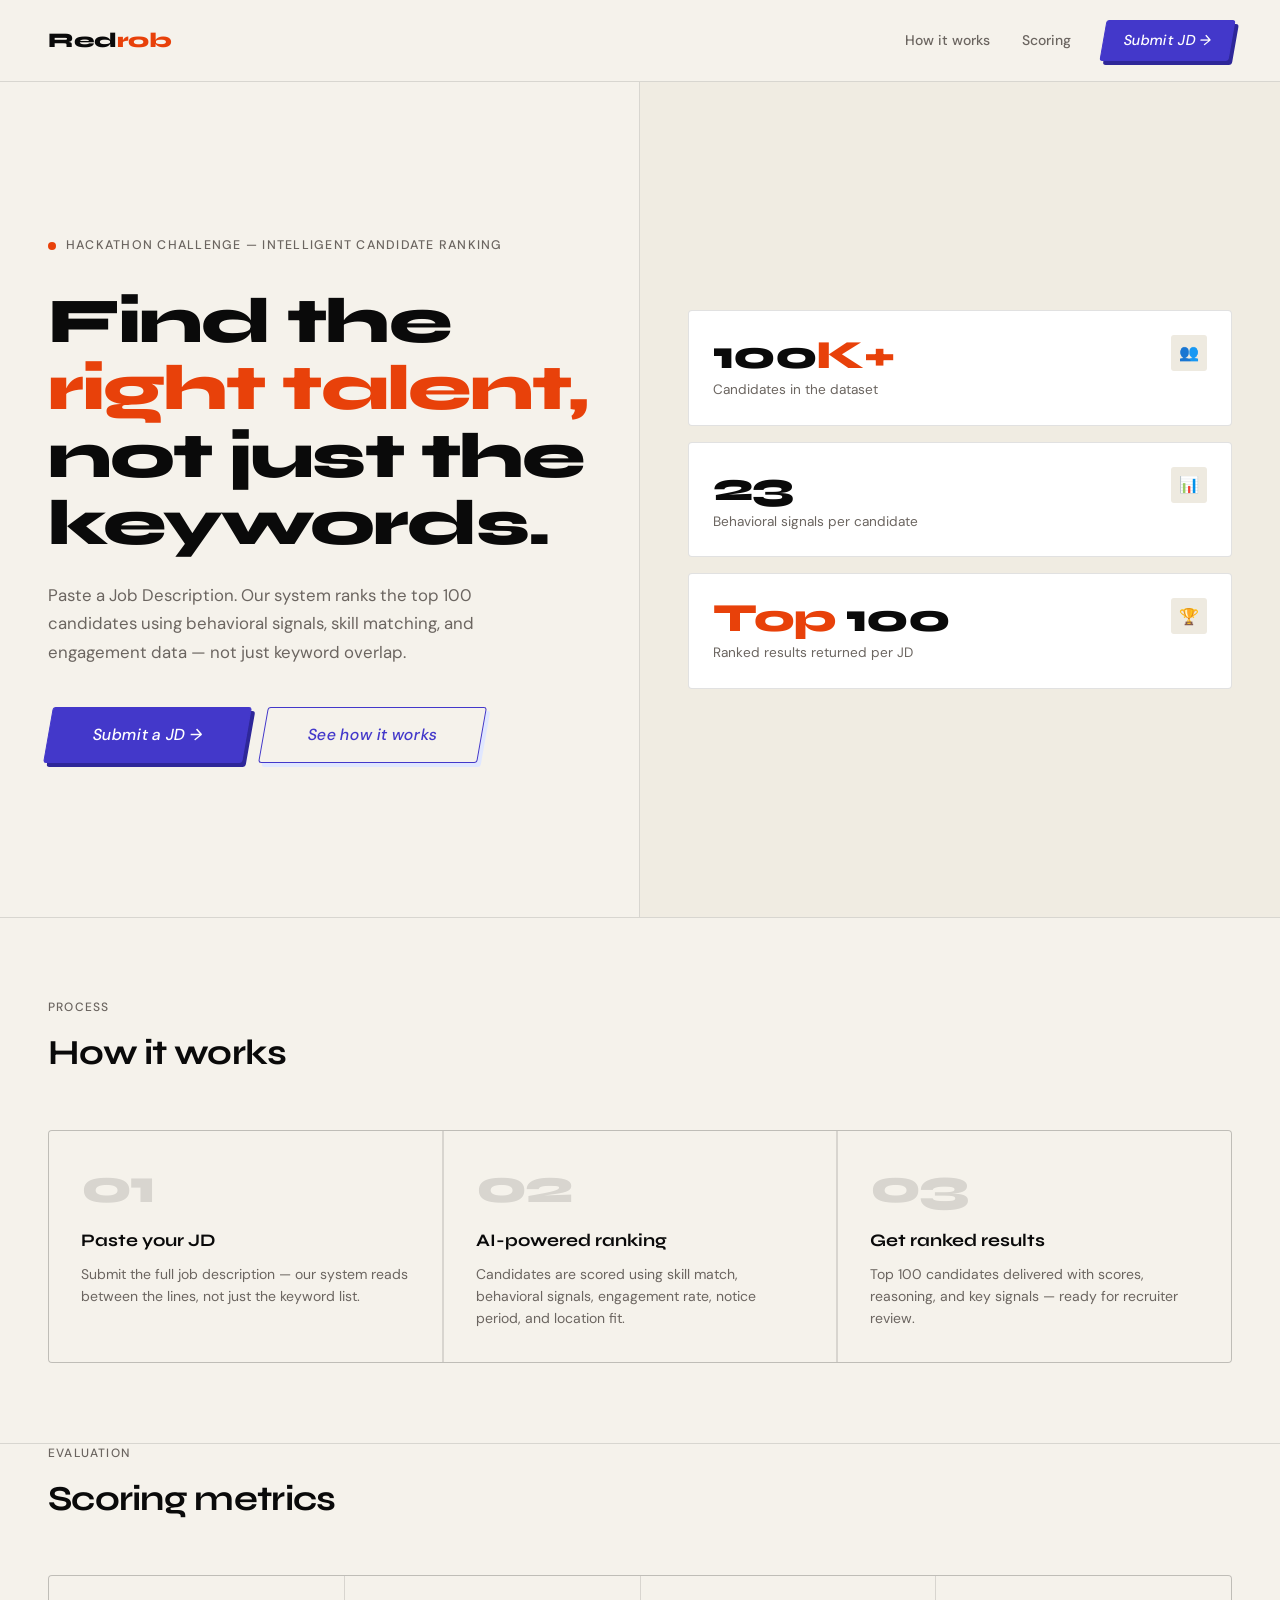
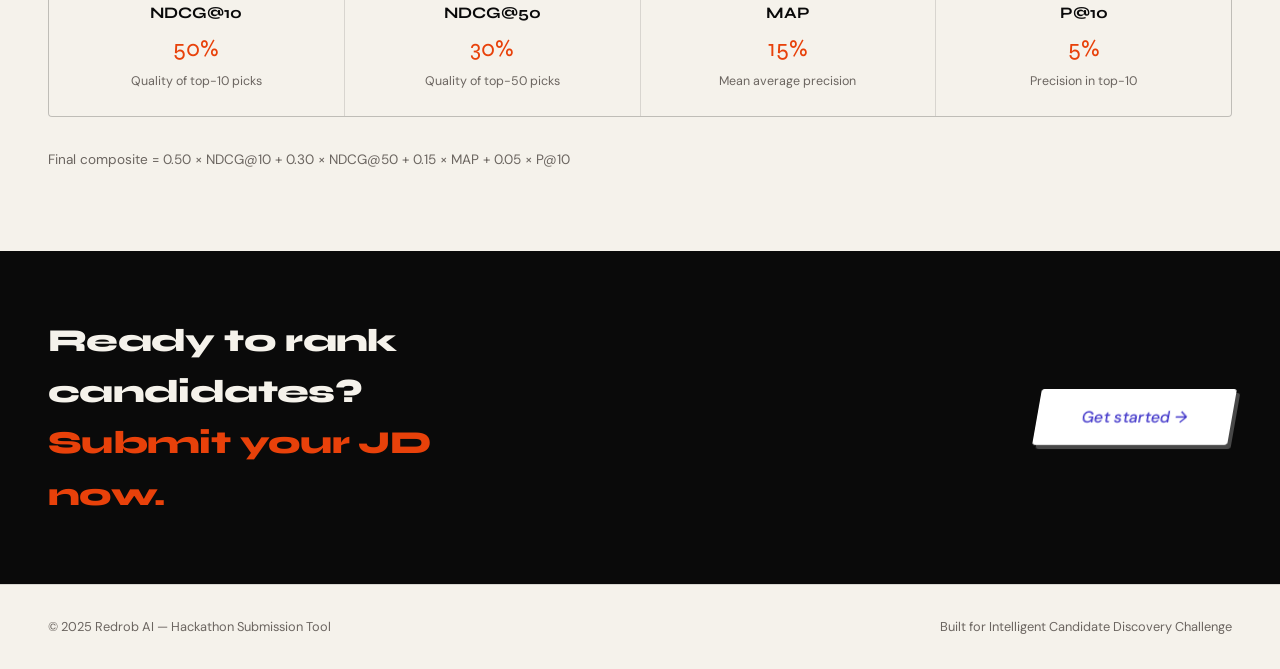
<file: Frontend/index.html>
<!DOCTYPE html>
<html lang="en">
<head>
  <meta charset="UTF-8" />
  <meta name="viewport" content="width=device-width, initial-scale=1.0" />
  <title>Redrob — Intelligent Candidate Discovery</title>
  <link rel="stylesheet" href="style.css" />
  <style>
    /* HERO */
    .hero {
      min-height: calc(100vh - 65px);
      display: grid;
      grid-template-columns: 1fr 1fr;
      gap: 0;
    }

    .hero-left {
      padding: 5rem 3rem 5rem 3rem;
      display: flex;
      flex-direction: column;
      justify-content: center;
      border-right: 1px solid var(--border);
    }

    .hero-eyebrow {
      display: flex;
      align-items: center;
      gap: 10px;
      margin-bottom: 2rem;
    }

    .eyebrow-dot {
      width: 8px; height: 8px;
      background: var(--accent);
      border-radius: 50%;
      animation: pulse 1.8s ease-in-out infinite;
    }
    @keyframes pulse {
      0%, 100% { transform: scale(1); opacity: 1; }
      50% { transform: scale(1.4); opacity: 0.6; }
    }

    .eyebrow-text {
      font-size: 0.78rem;
      letter-spacing: 0.1em;
      text-transform: uppercase;
      color: var(--muted);
      font-weight: 500;
    }

    .hero-title {
      font-family: 'Syne', sans-serif;
      font-size: clamp(2.8rem, 5vw, 4.5rem);
      font-weight: 800;
      line-height: 1.05;
      letter-spacing: -0.03em;
      margin-bottom: 1.5rem;
    }

    .hero-title .accent { color: var(--accent); }
    .hero-title .block {
      display: block;
    }

    .hero-subtitle {
      font-size: 1.05rem;
      color: var(--muted);
      max-width: 440px;
      line-height: 1.7;
      margin-bottom: 2.5rem;
    }

    .hero-actions {
      display: flex;
      align-items: center;
      gap: 1rem;
      flex-wrap: wrap;
    }

    .hero-right {
      padding: 3rem;
      display: flex;
      flex-direction: column;
      justify-content: center;
      gap: 1rem;
      background: #f0ece2;
    }

    /* STAT CARDS */
    .stat-card {
      background: var(--card);
      border: 1px solid var(--border);
      border-radius: 4px;
      padding: 1.5rem;
      animation: fadeUp 0.6s ease forwards;
      opacity: 0;
    }
    .stat-card:nth-child(1) { animation-delay: 0.2s; }
    .stat-card:nth-child(2) { animation-delay: 0.35s; }
    .stat-card:nth-child(3) { animation-delay: 0.5s; }

    .stat-number {
      font-family: 'Syne', sans-serif;
      font-size: 2.5rem;
      font-weight: 800;
      color: var(--ink);
      letter-spacing: -0.03em;
      line-height: 1;
      margin-bottom: 0.25rem;
    }

    .stat-number .accent { color: var(--accent); }

    .stat-label {
      font-size: 0.85rem;
      color: var(--muted);
      font-weight: 400;
    }

    .stat-card-inner {
      display: flex;
      justify-content: space-between;
      align-items: flex-start;
    }

    .stat-icon {
      width: 36px; height: 36px;
      background: var(--tag-bg);
      border-radius: 3px;
      display: flex;
      align-items: center;
      justify-content: center;
      font-size: 1rem;
    }

    /* HOW IT WORKS */
    .section {
      padding: 5rem 3rem;
      border-top: 1px solid var(--border);
    }

    .section-label {
      font-size: 0.75rem;
      text-transform: uppercase;
      letter-spacing: 0.1em;
      color: var(--muted);
      font-weight: 500;
      margin-bottom: 0.5rem;
    }

    .section-title {
      font-family: 'Syne', sans-serif;
      font-size: 2.2rem;
      font-weight: 700;
      letter-spacing: -0.02em;
      margin-bottom: 3rem;
    }

    .steps-grid {
      display: grid;
      grid-template-columns: repeat(3, 1fr);
      gap: 2px;
      background: var(--border);
      border: 1px solid var(--border);
      border-radius: 4px;
      overflow: hidden;
    }

    .step {
      background: var(--paper);
      padding: 2rem;
      position: relative;
    }

    .step-num {
      font-family: 'Syne', sans-serif;
      font-size: 3rem;
      font-weight: 800;
      color: var(--border);
      line-height: 1;
      margin-bottom: 1rem;
      letter-spacing: -0.04em;
    }

    .step-title {
      font-family: 'Syne', sans-serif;
      font-size: 1.1rem;
      font-weight: 700;
      margin-bottom: 0.5rem;
    }

    .step-desc {
      font-size: 0.875rem;
      color: var(--muted);
      line-height: 1.6;
    }

    /* METRICS */
    .metrics-grid {
      display: grid;
      grid-template-columns: repeat(4, 1fr);
      gap: 1px;
      background: var(--border);
      border: 1px solid var(--border);
      border-radius: 4px;
      overflow: hidden;
      margin-bottom: 2rem;
    }

    .metric-item {
      background: var(--paper);
      padding: 1.5rem;
      text-align: center;
    }

    .metric-name {
      font-family: 'Syne', sans-serif;
      font-weight: 700;
      font-size: 1rem;
      margin-bottom: 0.25rem;
    }

    .metric-weight {
      font-size: 1.5rem;
      font-weight: 300;
      color: var(--accent);
      font-family: 'Syne', sans-serif;
    }

    .metric-desc {
      font-size: 0.78rem;
      color: var(--muted);
      margin-top: 0.25rem;
    }

    /* CTA STRIP */
    .cta-strip {
      background: var(--ink);
      color: var(--paper);
      padding: 4rem 3rem;
      display: flex;
      align-items: center;
      justify-content: space-between;
      gap: 2rem;
      flex-wrap: wrap;
    }

    .cta-strip h2 {
      font-family: 'Syne', sans-serif;
      font-size: 2rem;
      font-weight: 800;
      letter-spacing: -0.02em;
      max-width: 480px;
    }

    .cta-strip h2 span { color: var(--accent); }

    .btn-light {
      background: #fff;
      color: var(--btn-indigo);
      border-color: #fff;
      box-shadow: 4px 4px 0px rgba(255,255,255,0.25);
    }
    .btn-light:hover {
      background: #e0e7ff;
      border-color: #e0e7ff;
      transform: skewX(-10deg) translate(-2px, -2px);
      box-shadow: 6px 6px 0px rgba(255,255,255,0.3);
    }

    /* FOOTER */
    footer {
      padding: 2rem 3rem;
      border-top: 1px solid var(--border);
      display: flex;
      justify-content: space-between;
      align-items: center;
      font-size: 0.8rem;
      color: var(--muted);
    }

    @media (max-width: 900px) {
      .hero { grid-template-columns: 1fr; }
      .hero-right { border-top: 1px solid var(--border); }
      .steps-grid, .metrics-grid { grid-template-columns: 1fr; }
      .section { padding: 3rem 1.25rem; }
      .cta-strip { padding: 3rem 1.25rem; }
      footer { padding: 1.5rem 1.25rem; flex-direction: column; gap: 0.5rem; text-align: center; }
    }
  </style>
</head>
<body>

<nav>
  <a href="index.html" class="logo">Red<span>rob</span></a>
  <div style="display:flex;gap:2rem;align-items:center;">
    <a href="#how-it-works">How it works</a>
    <a href="#scoring">Scoring</a>
    <a href="submit.html" class="btn btn-primary" style="padding:0.5rem 1.25rem;">Submit JD →</a>
  </div>
</nav>

<!-- HERO -->
<section class="hero">
  <div class="hero-left">
    <div class="hero-eyebrow fade-up">
      <div class="eyebrow-dot"></div>
      <span class="eyebrow-text">Hackathon Challenge — Intelligent Candidate Ranking</span>
    </div>

    <h1 class="hero-title fade-up delay-1">
      <span class="block">Find the</span>
      <span class="block accent">right talent,</span>
      <span class="block">not just the</span>
      <span class="block">keywords.</span>
    </h1>

    <p class="hero-subtitle fade-up delay-2">
      Paste a Job Description. Our system ranks the top 100 candidates using behavioral signals, skill matching, and engagement data — not just keyword overlap.
    </p>

    <div class="hero-actions fade-up delay-3">
      <a href="submit.html" class="btn btn-primary btn-lg">Submit a JD →</a>
      <a href="#how-it-works" class="btn btn-outline btn-lg">See how it works</a>
    </div>
  </div>

  <div class="hero-right">
    <div class="stat-card">
      <div class="stat-card-inner">
        <div>
          <div class="stat-number">100<span class="accent">K+</span></div>
          <div class="stat-label">Candidates in the dataset</div>
        </div>
        <div class="stat-icon">👥</div>
      </div>
    </div>

    <div class="stat-card">
      <div class="stat-card-inner">
        <div>
          <div class="stat-number">23</div>
          <div class="stat-label">Behavioral signals per candidate</div>
        </div>
        <div class="stat-icon">📊</div>
      </div>
    </div>

    <div class="stat-card">
      <div class="stat-card-inner">
        <div>
          <div class="stat-number"><span class="accent">Top</span> 100</div>
          <div class="stat-label">Ranked results returned per JD</div>
        </div>
        <div class="stat-icon">🏆</div>
      </div>
    </div>
  </div>
</section>

<!-- HOW IT WORKS -->
<section class="section" id="how-it-works">
  <div class="section-label">Process</div>
  <h2 class="section-title">How it works</h2>
  <div class="steps-grid">
    <div class="step fade-up">
      <div class="step-num">01</div>
      <div class="step-title">Paste your JD</div>
      <div class="step-desc">Submit the full job description — our system reads between the lines, not just the keyword list.</div>
    </div>
    <div class="step fade-up delay-1">
      <div class="step-num">02</div>
      <div class="step-title">AI-powered ranking</div>
      <div class="step-desc">Candidates are scored using skill match, behavioral signals, engagement rate, notice period, and location fit.</div>
    </div>
    <div class="step fade-up delay-2">
      <div class="step-num">03</div>
      <div class="step-title">Get ranked results</div>
      <div class="step-desc">Top 100 candidates delivered with scores, reasoning, and key signals — ready for recruiter review.</div>
    </div>
  </div>
</section>

<!-- SCORING -->
<section class="section" id="scoring" style="padding-top:0;">
  <div class="section-label">Evaluation</div>
  <h2 class="section-title">Scoring metrics</h2>
  <div class="metrics-grid">
    <div class="metric-item">
      <div class="metric-name">NDCG@10</div>
      <div class="metric-weight">50%</div>
      <div class="metric-desc">Quality of top-10 picks</div>
    </div>
    <div class="metric-item">
      <div class="metric-name">NDCG@50</div>
      <div class="metric-weight">30%</div>
      <div class="metric-desc">Quality of top-50 picks</div>
    </div>
    <div class="metric-item">
      <div class="metric-name">MAP</div>
      <div class="metric-weight">15%</div>
      <div class="metric-desc">Mean average precision</div>
    </div>
    <div class="metric-item">
      <div class="metric-name">P@10</div>
      <div class="metric-weight">5%</div>
      <div class="metric-desc">Precision in top-10</div>
    </div>
  </div>
  <p style="font-size:0.85rem;color:var(--muted);">Final composite = 0.50 × NDCG@10 + 0.30 × NDCG@50 + 0.15 × MAP + 0.05 × P@10</p>
</section>

<!-- CTA -->
<div class="cta-strip">
  <h2>Ready to rank candidates? <span>Submit your JD now.</span></h2>
  <a href="submit.html" class="btn btn-light btn-lg">Get started →</a>
</div>

<!-- FOOTER -->
<footer>
  <span>© 2025 Redrob AI — Hackathon Submission Tool</span>
  <span>Built for Intelligent Candidate Discovery Challenge</span>
</footer>

</body>
</html>
</file>
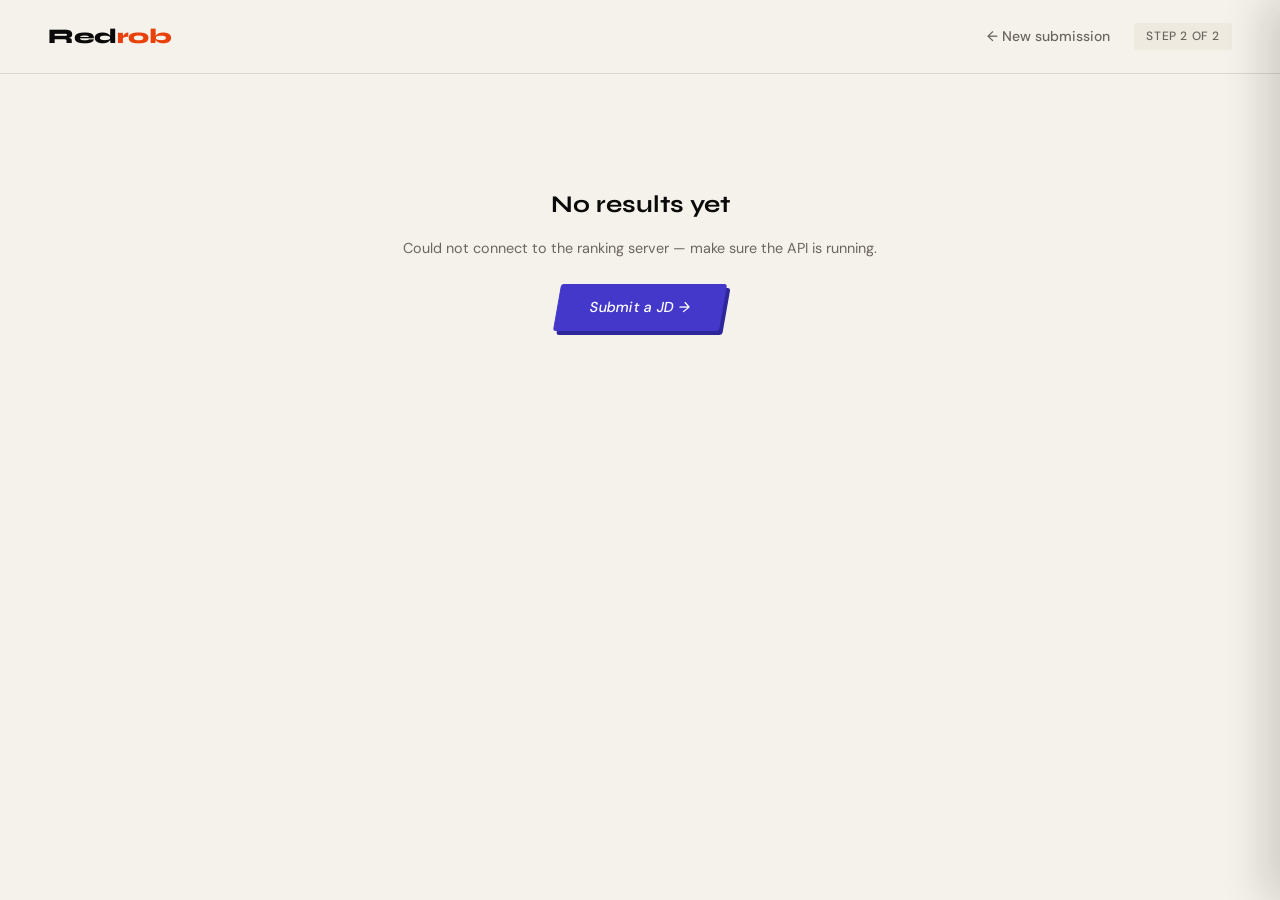
<file: Frontend/results.html>
<!DOCTYPE html>
<html lang="en">
<head>
  <meta charset="UTF-8" />
  <meta name="viewport" content="width=device-width, initial-scale=1.0" />
  <title>Results — Redrob</title>
  <link rel="stylesheet" href="style.css" />
  <style>
    /* TOP BAR */
    .results-header {
      padding: 2rem 3rem;
      border-bottom: 1px solid var(--border);
      display: flex;
      align-items: flex-start;
      justify-content: space-between;
      gap: 1.5rem;
      flex-wrap: wrap;
    }

    .results-meta h1 {
      font-family: 'Syne', sans-serif;
      font-size: 1.6rem;
      font-weight: 800;
      letter-spacing: -0.02em;
      margin-bottom: 0.25rem;
    }

    .results-meta p {
      font-size: 0.85rem;
      color: var(--muted);
    }

    .results-actions {
      display: flex;
      gap: 0.75rem;
      align-items: center;
      flex-wrap: wrap;
    }

    /* SUMMARY STRIP */
    .summary-strip {
      display: grid;
      grid-template-columns: repeat(4, 1fr);
      border-bottom: 1px solid var(--border);
    }

    .summary-cell {
      padding: 1.25rem 2rem;
      border-right: 1px solid var(--border);
    }
    .summary-cell:last-child { border-right: none; }

    .summary-cell .label {
      font-size: 0.72rem;
      text-transform: uppercase;
      letter-spacing: 0.08em;
      color: var(--muted);
      margin-bottom: 0.25rem;
    }

    .summary-cell .value {
      font-family: 'Syne', sans-serif;
      font-size: 1.5rem;
      font-weight: 700;
      letter-spacing: -0.02em;
    }

    /* FILTERS */
    .filters-bar {
      padding: 1rem 3rem;
      border-bottom: 1px solid var(--border);
      display: flex;
      align-items: center;
      gap: 1rem;
      flex-wrap: wrap;
      background: var(--paper);
      position: sticky;
      top: 65px;
      z-index: 50;
    }

    .filter-label {
      font-size: 0.78rem;
      color: var(--muted);
      font-weight: 500;
    }

    .filter-btn {
      padding: 0.3rem 1rem;
      border: 1.5px solid #4338ca;
      border-radius: 3px;
      background: transparent;
      font-family: 'DM Sans', sans-serif;
      font-size: 0.78rem;
      cursor: pointer;
      color: #4338ca;
      font-weight: 500;
      transition: all 0.18s;
      transform: skewX(-10deg);
      letter-spacing: 0.02em;
      box-shadow: 3px 3px 0px #c7d2fe;
    }

    .filter-btn:hover,
    .filter-btn.active {
      background: #4338ca;
      color: #fff;
      border-color: #4338ca;
      box-shadow: 3px 3px 0px #2e2799;
      transform: skewX(-10deg) translate(-1px, -1px);
    }

    #searchInput {
      padding: 0.35rem 0.75rem;
      border: 1px solid var(--border);
      border-radius: 2px;
      font-family: 'DM Sans', sans-serif;
      font-size: 0.82rem;
      background: var(--card);
      color: var(--ink);
      outline: none;
      width: 200px;
      transition: border-color 0.2s;
    }
    #searchInput:focus { border-color: var(--ink); }

    /* RESULTS TABLE */
    .results-body {
      padding: 2rem 3rem;
    }

    .result-card {
      display: grid;
      grid-template-columns: 60px 1fr auto;
      gap: 1.25rem;
      align-items: start;
      padding: 1.25rem 0;
      border-bottom: 1px solid var(--border);
      animation: fadeUp 0.4s ease forwards;
      opacity: 0;
      transition: background 0.15s;
      cursor: pointer;
    }

    .result-card:hover,
    .result-card:focus-visible {
      background: rgba(0,0,0,0.015);
      margin: 0 -3rem;
      padding-left: 3rem;
      padding-right: 3rem;
    }

    .result-card:focus-visible {
      outline: 2px solid var(--accent);
      outline-offset: -2px;
    }

    .rank-badge {
      display: flex;
      flex-direction: column;
      align-items: center;
      gap: 4px;
      padding-top: 2px;
    }

    .rank-num {
      font-family: 'Syne', sans-serif;
      font-size: 1.1rem;
      font-weight: 800;
      letter-spacing: -0.02em;
      line-height: 1;
    }

    .rank-num.top3 { color: var(--accent); }

    .rank-bar-wrap {
      width: 28px;
      height: 3px;
      background: var(--border);
      border-radius: 2px;
      overflow: hidden;
    }

    .rank-bar {
      height: 100%;
      background: var(--accent);
      border-radius: 2px;
    }

    .candidate-info {
      min-width: 0;
    }

    .candidate-topline {
      display: flex;
      align-items: center;
      gap: 0.6rem;
      flex-wrap: wrap;
      margin-bottom: 0.2rem;
    }

    .candidate-headline {
      font-family: 'Syne', sans-serif;
      font-weight: 700;
      font-size: 0.95rem;
      letter-spacing: -0.01em;
    }

    .candidate-id {
      font-size: 0.76rem;
      color: var(--muted);
      margin-bottom: 0.4rem;
    }

    .candidate-meta {
      display: flex;
      align-items: center;
      gap: 0.5rem;
      flex-wrap: wrap;
      margin-bottom: 0.5rem;
      font-size: 0.78rem;
      color: var(--muted);
    }

    .active-badge {
      display: inline-flex;
      align-items: center;
      gap: 5px;
      padding: 2px 8px;
      background: #e6f6ed;
      border: 1px solid #b7e4ca;
      color: #166534;
      border-radius: 2px;
      font-size: 0.72rem;
      font-weight: 700;
      text-transform: uppercase;
      letter-spacing: 0.04em;
    }

    .active-badge::before {
      content: '';
      width: 6px;
      height: 6px;
      border-radius: 50%;
      background: #16a34a;
    }

    .skill-tags {
      display: flex;
      flex-wrap: wrap;
      gap: 6px;
      margin-bottom: 0.55rem;
      max-width: 680px;
    }

    .skill-tag {
      padding: 2px 8px;
      background: var(--tag-bg);
      border: 1px solid var(--border);
      border-radius: 2px;
      font-size: 0.74rem;
      color: var(--ink);
      line-height: 1.4;
    }

    .candidate-reasoning {
      font-size: 0.84rem;
      color: var(--muted);
      line-height: 1.55;
      max-width: 620px;
    }

    .candidate-score {
      text-align: right;
      flex-shrink: 0;
    }

    .score-value {
      font-family: 'Syne', sans-serif;
      font-size: 1.4rem;
      font-weight: 700;
      letter-spacing: -0.02em;
      line-height: 1;
      margin-bottom: 4px;
    }

    .score-bar-wrap {
      width: 80px;
      height: 4px;
      background: var(--border);
      border-radius: 2px;
      overflow: hidden;
      margin-left: auto;
    }

    .score-bar {
      height: 100%;
      background: var(--accent2);
      border-radius: 2px;
      transition: width 0.8s ease;
    }

    .score-label {
      font-size: 0.7rem;
      color: var(--muted);
      margin-top: 4px;
    }

    /* SCORE BREAKDOWN DRAWER */
    .drawer-backdrop {
      position: fixed;
      inset: 0;
      background: rgba(10,10,10,0.28);
      z-index: 250;
      opacity: 0;
      pointer-events: none;
      transition: opacity 0.2s ease;
    }

    .drawer-backdrop.show {
      opacity: 1;
      pointer-events: auto;
    }

    .score-drawer {
      position: fixed;
      top: 0;
      right: 0;
      bottom: 0;
      width: min(460px, 100vw);
      background: var(--paper);
      border-left: 1px solid var(--border);
      z-index: 260;
      transform: translateX(100%);
      transition: transform 0.24s ease;
      box-shadow: -16px 0 40px rgba(10,10,10,0.16);
      display: flex;
      flex-direction: column;
    }

    .score-drawer.show {
      transform: translateX(0);
    }

    .drawer-header {
      padding: 1.5rem;
      border-bottom: 1px solid var(--border);
      display: flex;
      align-items: flex-start;
      justify-content: space-between;
      gap: 1rem;
    }

    .drawer-kicker {
      font-size: 0.72rem;
      color: var(--muted);
      text-transform: uppercase;
      letter-spacing: 0.08em;
      margin-bottom: 0.35rem;
    }

    .drawer-title {
      font-family: 'Syne', sans-serif;
      font-size: 1.25rem;
      font-weight: 800;
      line-height: 1.2;
      margin-bottom: 0.35rem;
    }

    .drawer-subtitle {
      font-size: 0.82rem;
      color: var(--muted);
    }

    .drawer-close {
      width: 34px;
      height: 34px;
      border: 1px solid var(--border);
      background: var(--card);
      color: var(--ink);
      border-radius: 3px;
      cursor: pointer;
      font-size: 1.2rem;
      line-height: 1;
    }

    .drawer-body {
      padding: 1.5rem;
      overflow: auto;
    }

    .drawer-score {
      display: grid;
      grid-template-columns: auto 1fr;
      align-items: center;
      gap: 1rem;
      padding-bottom: 1.25rem;
      margin-bottom: 1.25rem;
      border-bottom: 1px solid var(--border);
    }

    .drawer-score-value {
      font-family: 'Syne', sans-serif;
      font-size: 2.4rem;
      font-weight: 800;
      line-height: 1;
      color: var(--accent);
    }

    .drawer-score-label {
      font-size: 0.82rem;
      color: var(--muted);
      line-height: 1.5;
    }

    .breakdown-list {
      display: flex;
      flex-direction: column;
      gap: 1rem;
    }

    .breakdown-row {
      display: grid;
      gap: 0.35rem;
    }

    .breakdown-topline {
      display: flex;
      justify-content: space-between;
      gap: 1rem;
      font-size: 0.82rem;
    }

    .breakdown-label {
      font-weight: 700;
      color: var(--ink);
    }

    .breakdown-value {
      color: var(--muted);
      font-variant-numeric: tabular-nums;
    }

    .breakdown-track {
      height: 8px;
      background: rgba(10,10,10,0.08);
      border-radius: 999px;
      overflow: hidden;
    }

    .breakdown-fill {
      height: 100%;
      background: linear-gradient(90deg, var(--accent), var(--accent2));
      border-radius: inherit;
    }

    .breakdown-empty {
      padding: 1rem;
      border: 1px solid var(--border);
      background: var(--card);
      color: var(--muted);
      font-size: 0.86rem;
      line-height: 1.5;
    }

    /* EMPTY STATE */
    .empty-state {
      text-align: center;
      padding: 5rem 2rem;
      color: var(--muted);
    }
    .empty-state h2 {
      font-family: 'Syne', sans-serif;
      font-size: 1.5rem;
      font-weight: 700;
      margin-bottom: 0.75rem;
      color: var(--ink);
    }
    .empty-state p { font-size: 0.9rem; margin-bottom: 1.5rem; }

    /* CSV DOWNLOAD */
    #downloadBtn { display: none; }

    /* LOADING */
    .loading-overlay {
      display: none;
      position: fixed;
      inset: 0;
      background: rgba(245,242,235,0.92);
      z-index: 200;
      flex-direction: column;
      align-items: center;
      justify-content: center;
      gap: 1rem;
    }
    .loading-overlay.show { display: flex; }

    .loading-ring {
      width: 48px; height: 48px;
      border: 3px solid var(--border);
      border-top-color: var(--accent);
      border-radius: 50%;
      animation: spin 0.8s linear infinite;
    }

    .loading-text {
      font-family: 'Syne', sans-serif;
      font-weight: 700;
      font-size: 1.1rem;
      min-height: 1.4em;
      transition: opacity 0.2s ease;
    }

    .loading-sub {
      font-size: 0.85rem;
      color: var(--muted);
      min-height: 1.3em;
      transition: opacity 0.2s ease;
    }

    .loading-progress {
      width: 180px;
      height: 4px;
      background: rgba(10,10,10,0.08);
      border-radius: 999px;
      overflow: hidden;
    }

    .loading-progress span {
      display: block;
      width: 38%;
      height: 100%;
      background: linear-gradient(90deg, var(--accent), var(--accent2));
      border-radius: inherit;
      animation: loadingSlide 1.2s ease-in-out infinite;
    }

    @keyframes loadingSlide {
      0% { transform: translateX(-110%); }
      50% { transform: translateX(80%); }
      100% { transform: translateX(240%); }
    }

    /* NO RESULTS */
    .no-match {
      text-align: center;
      padding: 3rem;
      color: var(--muted);
      font-size: 0.9rem;
    }

    @media (max-width: 768px) {
      .results-header, .results-body { padding: 1.5rem 1.25rem; }
      .filters-bar { padding: 0.75rem 1.25rem; }
      .summary-strip { grid-template-columns: 1fr 1fr; }
      .result-card { grid-template-columns: 48px 1fr; }
      .candidate-score { display: none; }
      .score-drawer { width: 100vw; }
    }
  </style>
</head>
<body>

<nav>
  <a href="index.html" class="logo">Red<span>rob</span></a>
  <div style="display:flex;gap:1.5rem;align-items:center;">
    <a href="submit.html">← New submission</a>
    <span class="tag">Step 2 of 2</span>
  </div>
</nav>

<!-- LOADING -->
<div class="loading-overlay" id="loadingOverlay" aria-live="polite" aria-busy="true">
  <div class="loading-ring"></div>
  <div class="loading-text" id="loadingText">Ranking candidates…</div>
  <div class="loading-sub" id="loadingSub">Analyzing JD and computing scores</div>
  <div class="loading-progress" aria-hidden="true"><span></span></div>
</div>

<!-- RESULTS HEADER -->
<div class="results-header" id="resultsHeader" style="display:none;">
  <div class="results-meta">
    <h1 id="resultsTitle">Results</h1>
    <p id="resultsMeta">Top 100 candidates ranked by composite score</p>
  </div>
  <div class="results-actions">
    <button class="btn btn-outline" id="downloadBtn" onclick="downloadCSV()">↓ Download CSV</button>
    <a href="submit.html" class="btn btn-primary">Submit new JD →</a>
  </div>
</div>

<!-- SUMMARY STRIP -->
<div class="summary-strip" id="summaryStrip" style="display:none;">
  <div class="summary-cell">
    <div class="label">Total ranked</div>
    <div class="value" id="statTotal">—</div>
  </div>
  <div class="summary-cell">
    <div class="label">Top score</div>
    <div class="value" id="statTop">—</div>
  </div>
  <div class="summary-cell">
    <div class="label">Avg score</div>
    <div class="value" id="statAvg">—</div>
  </div>
  <div class="summary-cell">
    <div class="label">Job title</div>
    <div class="value" id="statTitle" style="font-size:1rem;padding-top:4px;">—</div>
  </div>
</div>

<!-- FILTERS -->
<div class="filters-bar" id="filtersBar" style="display:none;">
  <span class="filter-label">Show:</span>
  <button class="filter-btn active" data-filter="all" onclick="setFilter('all', this)">All 100</button>
  <button class="filter-btn" data-filter="10" onclick="setFilter(10, this)">Top 10</button>
  <button class="filter-btn" data-filter="25" onclick="setFilter(25, this)">Top 25</button>
  <button class="filter-btn" data-filter="50" onclick="setFilter(50, this)">Top 50</button>
  <span style="margin-left:auto;">
    <input type="text" id="searchInput" placeholder="Search candidate ID…" oninput="filterSearch(this.value)" />
  </span>
</div>

<!-- RESULTS BODY -->
<div class="results-body" id="resultsList">
  <!-- Empty state -->
  <div class="empty-state" id="emptyState">
    <h2 id="emptyTitle">No results yet</h2>
    <p id="emptyMessage">Submit a job description to see ranked candidates here.</p>
    <a href="submit.html" class="btn btn-primary">Submit a JD →</a>
  </div>
</div>

<div class="drawer-backdrop" id="drawerBackdrop" onclick="closeScoreBreakdown()" aria-hidden="true"></div>
<aside class="score-drawer" id="scoreDrawer" role="dialog" aria-modal="true" aria-labelledby="drawerTitle" aria-hidden="true">
  <div class="drawer-header">
    <div>
      <div class="drawer-kicker" id="drawerKicker">Score breakdown</div>
      <h2 class="drawer-title" id="drawerTitle">Candidate profile</h2>
      <div class="drawer-subtitle" id="drawerSubtitle"></div>
    </div>
    <button class="drawer-close" type="button" onclick="closeScoreBreakdown()" aria-label="Close score breakdown">x</button>
  </div>
  <div class="drawer-body">
    <div class="drawer-score">
      <div class="drawer-score-value" id="drawerScore">—</div>
      <div class="drawer-score-label">Composite score based on the candidate signals used for this ranking.</div>
    </div>
    <div class="breakdown-list" id="breakdownList"></div>
  </div>
</aside>

<div class="toast" id="toast"></div>

<script src="app.js"></script>
<script>
  let allResults = [];
  let currentRenderedResults = [];
  let currentFilter = 'all';
  let loadingTimer = null;
  let loadingSequenceTimer = null;
  let loadingStateIndex = 0;
  const loadingStates = [
    {
      text: 'Retrieving from 100K candidates…',
      sub: 'Scanning the talent pool for relevant matches'
    },
    {
      text: 'Scoring behavioral signals…',
      sub: 'Weighing engagement, fit, notice period, and activity'
    },
    {
      text: 'Generating reasoning…',
      sub: 'Preparing concise explanations for each ranked profile'
    }
  ];

  function setLoadingState(state) {
    const textEl = document.getElementById('loadingText');
    const subEl = document.getElementById('loadingSub');
    if (!textEl || !subEl) return;
    textEl.style.opacity = '0';
    subEl.style.opacity = '0';
    window.setTimeout(() => {
      textEl.textContent = state.text;
      subEl.textContent = state.sub;
      textEl.style.opacity = '1';
      subEl.style.opacity = '1';
    }, 160);
  }

  function startLoadingSequence() {
    const overlay = document.getElementById('loadingOverlay');
    if (!overlay) return;
    overlay.classList.add('show');
    overlay.setAttribute('aria-busy', 'true');
    loadingStateIndex = 0;
    setLoadingState(loadingStates[loadingStateIndex]);

    loadingSequenceTimer = window.setInterval(() => {
      loadingStateIndex = (loadingStateIndex + 1) % loadingStates.length;
      setLoadingState(loadingStates[loadingStateIndex]);
    }, 1000);
  }

  function stopLoadingSequence() {
    const overlay = document.getElementById('loadingOverlay');
    if (loadingSequenceTimer) {
      window.clearInterval(loadingSequenceTimer);
      loadingSequenceTimer = null;
    }
    if (loadingTimer) {
      window.clearTimeout(loadingTimer);
      loadingTimer = null;
    }
    if (!overlay) return;
    overlay.classList.remove('show');
    overlay.setAttribute('aria-busy', 'false');
  }

  function escapeHTML(value) {
    return String(value ?? '').replace(/[&<>"']/g, (char) => ({
      '&': '&amp;',
      '<': '&lt;',
      '>': '&gt;',
      '"': '&quot;',
      "'": '&#039;'
    }[char]));
  }

  function normalizeSkills(skills) {
    if (Array.isArray(skills)) return skills;
    if (typeof skills === 'string') {
      return skills.split(',').map(skill => skill.trim()).filter(Boolean);
    }
    return [];
  }

  function isOpenToWork(value) {
    if (typeof value === 'boolean') return value;
    if (typeof value === 'string') {
      return ['true', 'yes', '1'].includes(value.trim().toLowerCase());
    }
    return Boolean(value);
  }

  function formatBreakdownLabel(key) {
    return String(key)
      .replace(/[_-]+/g, ' ')
      .replace(/\b\w/g, char => char.toUpperCase());
  }

  function parseScoreBreakdown(breakdown) {
    if (!breakdown) return {};
    if (typeof breakdown === 'string') {
      try {
        return JSON.parse(breakdown);
      } catch(e) {
        return {};
      }
    }
    return typeof breakdown === 'object' ? breakdown : {};
  }

  function normalizeBreakdownValue(value) {
    const numeric = Number.parseFloat(value);
    if (!Number.isFinite(numeric)) return null;
    const percent = numeric <= 1 ? numeric * 100 : numeric;
    return Math.max(0, Math.min(100, percent));
  }

  function openScoreBreakdown(index) {
    const candidate = currentRenderedResults[index];
    if (!candidate) return;

    const drawer = document.getElementById('scoreDrawer');
    const backdrop = document.getElementById('drawerBackdrop');
    const score = Number.parseFloat(candidate.score);
    const breakdown = parseScoreBreakdown(candidate.score_breakdown);
    const rows = Object.entries(breakdown)
      .map(([key, value]) => [key, normalizeBreakdownValue(value)])
      .filter(([, value]) => value !== null)
      .sort((a, b) => b[1] - a[1]);

    document.getElementById('drawerTitle').textContent = candidate.headline || 'Candidate profile';
    document.getElementById('drawerSubtitle').textContent =
      `${candidate.candidate_id || 'Candidate'} · Rank #${candidate.rank || '—'}`;
    document.getElementById('drawerScore').textContent =
      Number.isFinite(score) ? score.toFixed(3) : '—';
    document.getElementById('breakdownList').innerHTML = rows.length
      ? rows.map(([key, value]) => `
          <div class="breakdown-row">
            <div class="breakdown-topline">
              <span class="breakdown-label">${escapeHTML(formatBreakdownLabel(key))}</span>
              <span class="breakdown-value">${Math.round(value)}%</span>
            </div>
            <div class="breakdown-track">
              <div class="breakdown-fill" style="width:${value}%"></div>
            </div>
          </div>
        `).join('')
      : '<div class="breakdown-empty">No score breakdown was returned for this candidate.</div>';

    drawer.classList.add('show');
    backdrop.classList.add('show');
    drawer.setAttribute('aria-hidden', 'false');
    document.body.style.overflow = 'hidden';
    drawer.querySelector('.drawer-close').focus();
  }

  function closeScoreBreakdown() {
    const drawer = document.getElementById('scoreDrawer');
    const backdrop = document.getElementById('drawerBackdrop');
    drawer.classList.remove('show');
    backdrop.classList.remove('show');
    drawer.setAttribute('aria-hidden', 'true');
    document.body.style.overflow = '';
  }

  function handleCardKeydown(event, index) {
    if (event.key === 'Enter' || event.key === ' ') {
      event.preventDefault();
      openScoreBreakdown(index);
    }
  }

  function showEmptyState(title, message) {
    document.title = `${title} — Redrob`;
    document.getElementById('resultsTitle').textContent = title;
    document.getElementById('emptyTitle').textContent = title;
    document.getElementById('emptyMessage').textContent = message;
    document.getElementById('emptyState').style.display = 'block';
  }

  function init() {
    const raw = localStorage.getItem('redrob_results');
    const meta = localStorage.getItem('redrob_meta');

    if (!raw) {
      showEmptyState(
        'No results yet',
        'Could not connect to the ranking server — make sure the API is running.'
      );
      return;
    }

    try {
      allResults = JSON.parse(raw);
      const metaObj = meta ? JSON.parse(meta) : {};
      startLoadingSequence();
      loadingTimer = window.setTimeout(() => {
        showResults(metaObj);
        stopLoadingSequence();
      }, 2400);
    } catch(e) {
      stopLoadingSequence();
      showEmptyState(
        'Could not load rankings',
        'Could not connect to the ranking server — make sure the API is running.'
      );
    }
  }

  function showResults(meta) {
    document.getElementById('emptyState').style.display = 'none';
    document.getElementById('resultsHeader').style.display = 'flex';
    document.getElementById('summaryStrip').style.display = 'grid';
    document.getElementById('filtersBar').style.display = 'flex';
    document.getElementById('downloadBtn').style.display = 'inline-flex';

    document.getElementById('resultsTitle').textContent =
      (meta.title || 'Results') + ' — Ranked Candidates';
    document.getElementById('resultsMeta').textContent =
      `Submitted: ${meta.submittedAt || 'just now'} · ${allResults.length} candidates ranked`;

    const scores = allResults.map(r => parseFloat(r.score));
    document.getElementById('statTotal').textContent = allResults.length;
    document.getElementById('statTop').textContent = Math.max(...scores).toFixed(3);
    document.getElementById('statAvg').textContent = (scores.reduce((a,b) => a+b, 0) / scores.length).toFixed(3);
    document.getElementById('statTitle').textContent = meta.title || '—';

    renderCards(allResults);
  }

  function renderCards(data) {
    const container = document.getElementById('resultsList');
    currentRenderedResults = data;

    if (data.length === 0) {
      container.innerHTML = '<div class="no-match">No candidates match your search.</div>';
      return;
    }

    container.innerHTML = data.map((r, i) => {
      const score = parseFloat(r.score);
      const scorePct = Math.max(0, Math.min(100, Math.round(score * 100)));
      const isTop3 = r.rank <= 3;
      const delay = Math.min(i * 0.04, 0.6);
      const headline = r.headline || 'Candidate profile';
      const years = Number.parseFloat(r.years_experience);
      const experience = Number.isFinite(years) ? `${years} yrs experience` : 'Experience not listed';
      const noticeDays = Number.parseInt(r.notice_days, 10);
      const notice = Number.isFinite(noticeDays) ? `Notice: ${noticeDays} days` : '';
      const skills = normalizeSkills(r.matched_skills).slice(0, 8);
      const skillTags = skills.length
        ? `<div class="skill-tags">${skills.map(skill => `<span class="skill-tag">${escapeHTML(skill)}</span>`).join('')}</div>`
        : '';
      const activeBadge = isOpenToWork(r.open_to_work)
        ? '<span class="active-badge">Actively looking</span>'
        : '';

      return `
        <div class="result-card" style="animation-delay:${delay}s;" role="button" tabindex="0" onclick="openScoreBreakdown(${i})" onkeydown="handleCardKeydown(event, ${i})" aria-label="Open score breakdown for ${escapeHTML(headline)}">
          <div class="rank-badge">
            <div class="rank-num ${isTop3 ? 'top3' : ''}">#${r.rank}</div>
            <div class="rank-bar-wrap">
              <div class="rank-bar" style="width:${scorePct}%"></div>
            </div>
          </div>
          <div class="candidate-info">
            <div class="candidate-topline">
              <div class="candidate-headline">${escapeHTML(headline)}</div>
              ${activeBadge}
            </div>
            <div class="candidate-id">${escapeHTML(r.candidate_id)}</div>
            <div class="candidate-meta">
              <span>${escapeHTML(experience)}</span>
              ${notice ? `<span>${escapeHTML(notice)}</span>` : ''}
            </div>
            ${skillTags}
            <div class="candidate-reasoning">${escapeHTML(r.reasoning || '—')}</div>
          </div>
          <div class="candidate-score">
            <div class="score-value">${score.toFixed(3)}</div>
            <div class="score-bar-wrap">
              <div class="score-bar" style="width:${scorePct}%"></div>
            </div>
            <div class="score-label">score</div>
          </div>
        </div>
      `;
    }).join('');
  }

  function setFilter(n, btn) {
    currentFilter = n;
    document.querySelectorAll('.filter-btn').forEach(b => b.classList.remove('active'));
    btn.classList.add('active');
    document.getElementById('searchInput').value = '';
    const filtered = n === 'all' ? allResults : allResults.slice(0, n);
    renderCards(filtered);
  }

  function filterSearch(query) {
    const q = query.toLowerCase();
    const base = currentFilter === 'all' ? allResults : allResults.slice(0, currentFilter);
    const filtered = q ? base.filter(r => r.candidate_id.toLowerCase().includes(q)) : base;
    renderCards(filtered);
  }

  function downloadCSV() {
    if (!allResults.length) return;
    const headers = 'candidate_id,rank,score,reasoning';
    const rows = allResults.map(r =>
      `${r.candidate_id},${r.rank},${r.score},"${(r.reasoning || '').replace(/"/g, '""')}"`
    );
    const csv = [headers, ...rows].join('\n');
    const blob = new Blob([csv], { type: 'text/csv' });
    const url = URL.createObjectURL(blob);
    const a = document.createElement('a');
    a.href = url;
    a.download = 'submission.csv';
    a.click();
    URL.revokeObjectURL(url);
    showToast('CSV downloaded!');
  }

  document.addEventListener('keydown', (event) => {
    if (event.key === 'Escape') closeScoreBreakdown();
  });

  init();
</script>
</body>
</html>
</file>
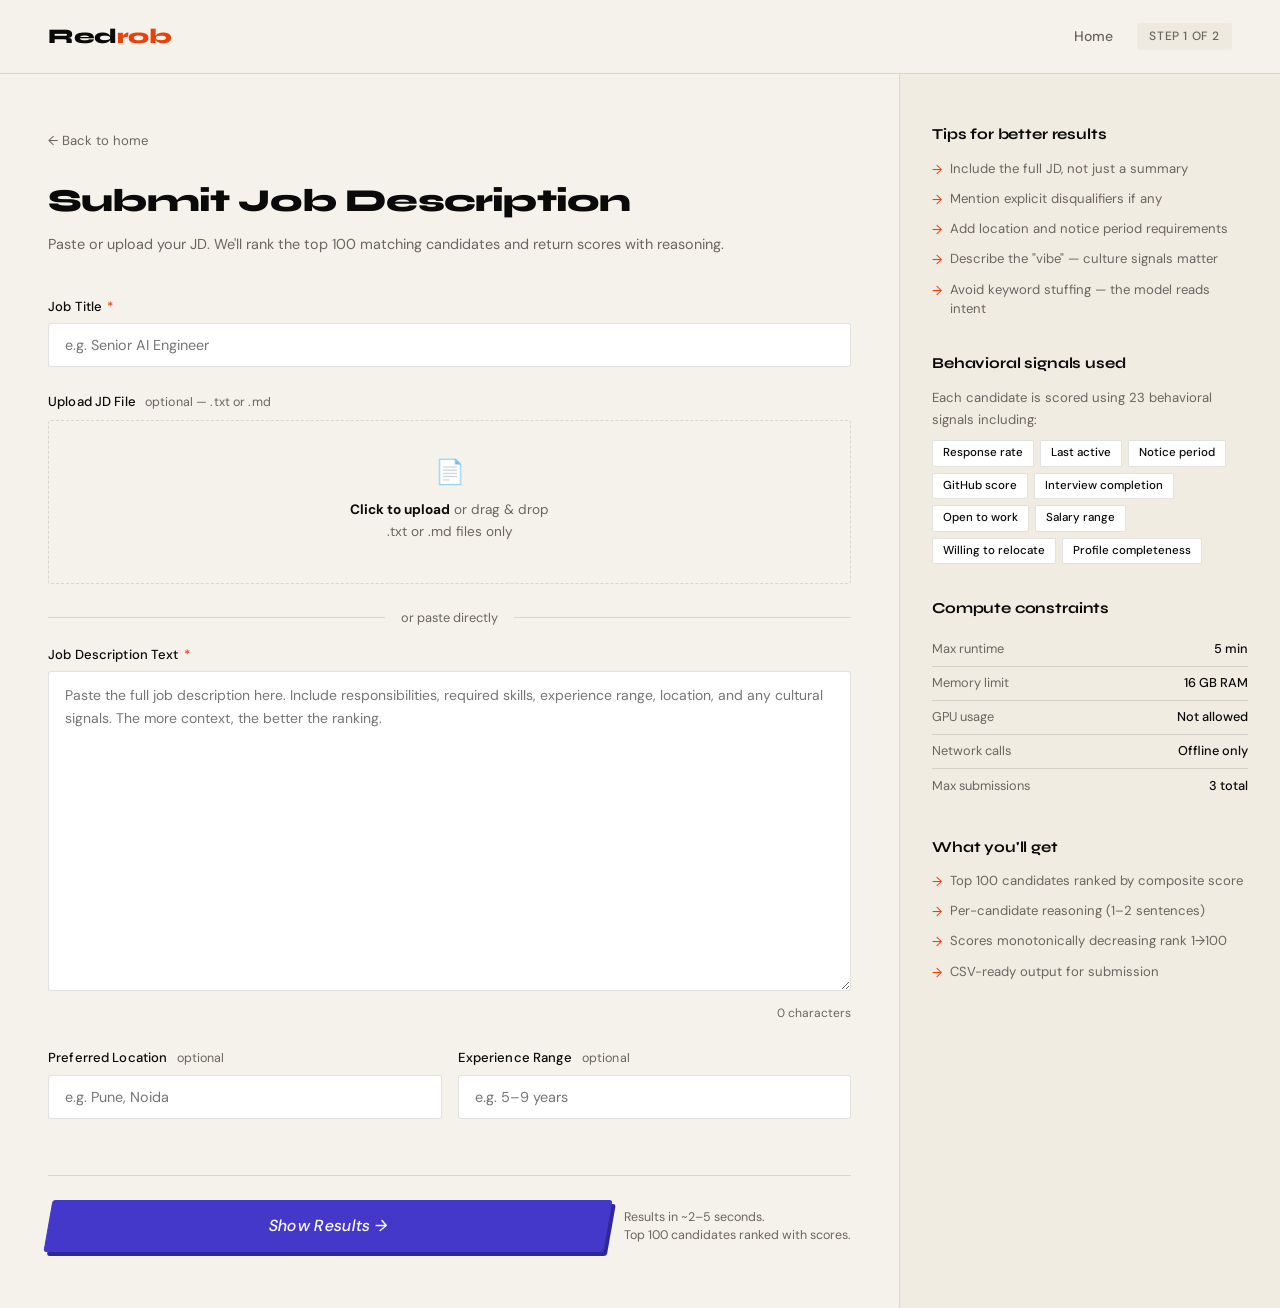
<file: Frontend/submit.html>
<!DOCTYPE html>
<html lang="en">
<head>
  <meta charset="UTF-8" />
  <meta name="viewport" content="width=device-width, initial-scale=1.0" />
  <title>Submit JD — Redrob</title>
  <link rel="stylesheet" href="style.css" />
  <style>
    .page-wrap {
      min-height: calc(100vh - 65px);
      display: grid;
      grid-template-columns: 1fr 380px;
    }

    /* LEFT — FORM */
    .form-area {
      padding: 3.5rem 3rem;
      border-right: 1px solid var(--border);
    }

    .page-eyebrow {
      display: flex;
      align-items: center;
      gap: 10px;
      margin-bottom: 1.5rem;
    }

    .back-link {
      font-size: 0.82rem;
      color: var(--muted);
      text-decoration: none;
      display: flex;
      align-items: center;
      gap: 5px;
      transition: color 0.2s;
    }
    .back-link:hover { color: var(--ink); }

    .page-title {
      font-family: 'Syne', sans-serif;
      font-size: 2rem;
      font-weight: 800;
      letter-spacing: -0.025em;
      margin-bottom: 0.4rem;
    }

    .page-subtitle {
      color: var(--muted);
      font-size: 0.9rem;
      margin-bottom: 2.5rem;
    }

    /* FORM */
    .form-group {
      margin-bottom: 1.5rem;
    }

    label {
      display: block;
      font-size: 0.82rem;
      font-weight: 500;
      color: var(--ink);
      margin-bottom: 0.4rem;
      letter-spacing: 0.01em;
    }

    label .required { color: var(--accent); margin-left: 2px; }
    label .hint { color: var(--muted); font-weight: 400; margin-left: 6px; font-size: 0.78rem; }

    input[type="text"], textarea, select {
      width: 100%;
      padding: 0.75rem 1rem;
      border: 1.5px solid var(--border);
      border-radius: 3px;
      font-family: 'DM Sans', sans-serif;
      font-size: 0.9rem;
      background: var(--card);
      color: var(--ink);
      transition: border-color 0.2s;
      outline: none;
      resize: vertical;
    }

    input[type="text"]:focus,
    textarea:focus,
    select:focus {
      border-color: var(--ink);
    }

    textarea {
      min-height: 320px;
      font-size: 0.875rem;
      line-height: 1.65;
    }

    .char-count {
      font-size: 0.75rem;
      color: var(--muted);
      text-align: right;
      margin-top: 0.3rem;
    }

    /* FILE UPLOAD */
    .file-upload-area {
      border: 1.5px dashed var(--border);
      border-radius: 3px;
      padding: 2rem;
      text-align: center;
      cursor: pointer;
      transition: all 0.2s;
      background: var(--paper);
      position: relative;
    }

    .file-upload-area:hover,
    .file-upload-area.drag-over {
      border-color: var(--ink);
      background: var(--tag-bg);
    }

    .file-upload-area input[type="file"] {
      position: absolute;
      inset: 0;
      opacity: 0;
      cursor: pointer;
      width: 100%;
      height: 100%;
    }

    .upload-icon { font-size: 1.5rem; margin-bottom: 0.5rem; }
    .upload-text { font-size: 0.85rem; color: var(--muted); }
    .upload-text strong { color: var(--ink); }
    .file-name {
      margin-top: 0.5rem;
      font-size: 0.8rem;
      color: var(--accent);
      font-weight: 500;
    }

    /* OR DIVIDER */
    .or-divider {
      display: flex;
      align-items: center;
      gap: 1rem;
      margin: 1rem 0;
      color: var(--muted);
      font-size: 0.8rem;
    }
    .or-divider::before,
    .or-divider::after {
      content: '';
      flex: 1;
      height: 1px;
      background: var(--border);
    }

    /* TWO COLS */
    .two-col { display: grid; grid-template-columns: 1fr 1fr; gap: 1rem; }

    /* SUBMIT BUTTON */
    .submit-wrap {
      display: flex;
      align-items: center;
      gap: 1rem;
      margin-top: 2rem;
      padding-top: 1.5rem;
      border-top: 1px solid var(--border);
    }

    #submitBtn {
      flex: 1;
      justify-content: center;
      font-size: 1rem;
      padding: 0.9rem 2rem;
    }

    #submitBtn:disabled {
      opacity: 0.6;
      cursor: not-allowed;
      transform: none !important;
    }

    .submit-note {
      font-size: 0.78rem;
      color: var(--muted);
      line-height: 1.5;
    }

    /* RIGHT — INFO PANEL */
    .info-panel {
      padding: 3rem 2rem;
      background: #f0ece2;
      display: flex;
      flex-direction: column;
      gap: 2rem;
    }

    .info-block h3 {
      font-family: 'Syne', sans-serif;
      font-weight: 700;
      font-size: 0.95rem;
      margin-bottom: 0.75rem;
      letter-spacing: -0.01em;
    }

    .info-block p {
      font-size: 0.82rem;
      color: var(--muted);
      line-height: 1.65;
    }

    .tip-list {
      list-style: none;
      display: flex;
      flex-direction: column;
      gap: 0.6rem;
    }

    .tip-list li {
      display: flex;
      gap: 8px;
      font-size: 0.82rem;
      color: var(--muted);
      line-height: 1.5;
    }

    .tip-list li::before {
      content: '→';
      color: var(--accent);
      flex-shrink: 0;
      margin-top: 1px;
    }

    .signal-pills {
      display: flex;
      flex-wrap: wrap;
      gap: 6px;
      margin-top: 0.5rem;
    }

    .signal-pill {
      padding: 3px 10px;
      background: var(--card);
      border: 1px solid var(--border);
      border-radius: 2px;
      font-size: 0.72rem;
      color: var(--ink);
      font-weight: 500;
    }

    .constraint-row {
      display: flex;
      justify-content: space-between;
      padding: 0.4rem 0;
      border-bottom: 1px solid var(--border);
      font-size: 0.8rem;
    }
    .constraint-row:last-child { border: none; }
    .constraint-row span:first-child { color: var(--muted); }
    .constraint-row span:last-child { font-weight: 500; }

    @media (max-width: 900px) {
      .page-wrap { grid-template-columns: 1fr; }
      .info-panel { border-top: 1px solid var(--border); }
      .form-area { padding: 2rem 1.25rem; }
      .two-col { grid-template-columns: 1fr; }
    }
  </style>
</head>
<body>

<nav>
  <a href="index.html" class="logo">Red<span>rob</span></a>
  <div style="display:flex;gap:1.5rem;align-items:center;">
    <a href="index.html">Home</a>
    <span class="tag">Step 1 of 2</span>
  </div>
</nav>

<div class="page-wrap">

  <!-- FORM AREA -->
  <div class="form-area">
    <div class="page-eyebrow">
      <a href="index.html" class="back-link">← Back to home</a>
    </div>
    <h1 class="page-title fade-up">Submit Job Description</h1>
    <p class="page-subtitle fade-up delay-1">Paste or upload your JD. We'll rank the top 100 matching candidates and return scores with reasoning.</p>

    <form id="jdForm" novalidate>

      <!-- JD TITLE -->
      <div class="form-group fade-up delay-1">
        <label for="jdTitle">Job Title <span class="required">*</span></label>
        <input type="text" id="jdTitle" placeholder="e.g. Senior AI Engineer" required />
      </div>

      <!-- FILE UPLOAD -->
      <div class="form-group fade-up delay-2">
        <label>Upload JD File <span class="hint">optional — .txt or .md</span></label>
        <div class="file-upload-area" id="dropZone">
          <input type="file" id="jdFile" accept=".txt,.md" />
          <div class="upload-icon">📄</div>
          <div class="upload-text"><strong>Click to upload</strong> or drag & drop</div>
          <div class="upload-text">.txt or .md files only</div>
          <div class="file-name" id="fileName"></div>
        </div>
      </div>

      <div class="or-divider">or paste directly</div>

      <!-- JD TEXT -->
      <div class="form-group fade-up delay-2">
        <label for="jdText">Job Description Text <span class="required">*</span></label>
        <textarea
          id="jdText"
          placeholder="Paste the full job description here. Include responsibilities, required skills, experience range, location, and any cultural signals. The more context, the better the ranking."
          required
        ></textarea>
        <div class="char-count"><span id="charCount">0</span> characters</div>
      </div>

      <!-- META -->
      <div class="two-col fade-up delay-3">
        <div class="form-group">
          <label for="location">Preferred Location <span class="hint">optional</span></label>
          <input type="text" id="location" placeholder="e.g. Pune, Noida" />
        </div>
        <div class="form-group">
          <label for="experience">Experience Range <span class="hint">optional</span></label>
          <input type="text" id="experience" placeholder="e.g. 5–9 years" />
        </div>
      </div>

      <!-- SUBMIT -->
      <div class="submit-wrap fade-up delay-4">
        <button type="submit" class="btn btn-primary btn-lg" id="submitBtn">
          Show Results →
        </button>
        <p class="submit-note">Results in ~2–5 seconds.<br/>Top 100 candidates ranked with scores.</p>
      </div>

    </form>
  </div>

  <!-- INFO PANEL -->
  <div class="info-panel">

    <div class="info-block">
      <h3>Tips for better results</h3>
      <ul class="tip-list">
        <li>Include the full JD, not just a summary</li>
        <li>Mention explicit disqualifiers if any</li>
        <li>Add location and notice period requirements</li>
        <li>Describe the "vibe" — culture signals matter</li>
        <li>Avoid keyword stuffing — the model reads intent</li>
      </ul>
    </div>

    <div class="info-block">
      <h3>Behavioral signals used</h3>
      <p style="margin-bottom:0.6rem;">Each candidate is scored using 23 behavioral signals including:</p>
      <div class="signal-pills">
        <span class="signal-pill">Response rate</span>
        <span class="signal-pill">Last active</span>
        <span class="signal-pill">Notice period</span>
        <span class="signal-pill">GitHub score</span>
        <span class="signal-pill">Interview completion</span>
        <span class="signal-pill">Open to work</span>
        <span class="signal-pill">Salary range</span>
        <span class="signal-pill">Willing to relocate</span>
        <span class="signal-pill">Profile completeness</span>
      </div>
    </div>

    <div class="info-block">
      <h3>Compute constraints</h3>
      <div class="constraint-row"><span>Max runtime</span><span>5 min</span></div>
      <div class="constraint-row"><span>Memory limit</span><span>16 GB RAM</span></div>
      <div class="constraint-row"><span>GPU usage</span><span>Not allowed</span></div>
      <div class="constraint-row"><span>Network calls</span><span>Offline only</span></div>
      <div class="constraint-row"><span>Max submissions</span><span>3 total</span></div>
    </div>

    <div class="info-block">
      <h3>What you'll get</h3>
      <ul class="tip-list">
        <li>Top 100 candidates ranked by composite score</li>
        <li>Per-candidate reasoning (1–2 sentences)</li>
        <li>Scores monotonically decreasing rank 1→100</li>
        <li>CSV-ready output for submission</li>
      </ul>
    </div>

  </div>
</div>

<div class="toast" id="toast"></div>

<script src="app.js"></script>
<script>
  const textarea = document.getElementById('jdText');
  const charCount = document.getElementById('charCount');
  const fileInput = document.getElementById('jdFile');
  const fileName  = document.getElementById('fileName');
  const dropZone  = document.getElementById('dropZone');

  textarea.addEventListener('input', () => {
    charCount.textContent = textarea.value.length.toLocaleString();
  });

  fileInput.addEventListener('change', (e) => {
    const file = e.target.files[0];
    if (!file) return;
    fileName.textContent = '✓ ' + file.name;
    const reader = new FileReader();
    reader.onload = (ev) => {
      textarea.value = ev.target.result;
      charCount.textContent = textarea.value.length.toLocaleString();
    };
    reader.readAsText(file);
  });

  dropZone.addEventListener('dragover', (e) => { e.preventDefault(); dropZone.classList.add('drag-over'); });
  dropZone.addEventListener('dragleave', () => dropZone.classList.remove('drag-over'));
  dropZone.addEventListener('drop', (e) => {
    e.preventDefault();
    dropZone.classList.remove('drag-over');
    const file = e.dataTransfer.files[0];
    if (!file) return;
    fileName.textContent = '✓ ' + file.name;
    const reader = new FileReader();
    reader.onload = (ev) => {
      textarea.value = ev.target.result;
      charCount.textContent = textarea.value.length.toLocaleString();
    };
    reader.readAsText(file);
  });

  document.getElementById('jdForm').addEventListener('submit', async (e) => {
    e.preventDefault();
    const title = document.getElementById('jdTitle').value.trim();
    const jdText = textarea.value.trim();
    const location = document.getElementById('location').value.trim();
    const experience = document.getElementById('experience').value.trim();

    if (!title) { showToast('Please enter a job title.'); return; }
    if (!jdText) { showToast('Please paste or upload a job description.'); return; }

    await submitJD({ title, jdText, location, experience });
  });
</script>
</body>
</html>
</file>
<file: Frontend/style.css>
@import url('https://fonts.googleapis.com/css2?family=Syne:wght@400;600;700;800&family=DM+Sans:wght@300;400;500&display=swap');

*, *::before, *::after { box-sizing: border-box; margin: 0; padding: 0; }

:root {
  --ink: #0a0a0a;
  --paper: #f5f2eb;
  --accent: #e8410a;
  --accent2: #1a3a5c;
  --muted: #6b6560;
  --border: rgba(10,10,10,0.12);
  --card: #ffffff;
  --tag-bg: #eeeae0;
  --btn-indigo: #4338ca;
  --btn-indigo-hover: #3730a3;
  --btn-indigo-light: #e0e7ff;
}

html { scroll-behavior: smooth; }

body {
  font-family: 'DM Sans', sans-serif;
  background: var(--paper);
  color: var(--ink);
  min-height: 100vh;
  font-size: 16px;
  line-height: 1.6;
}

/* NAV */
nav {
  display: flex;
  align-items: center;
  justify-content: space-between;
  padding: 1.25rem 3rem;
  border-bottom: 1px solid var(--border);
  position: sticky;
  top: 0;
  background: var(--paper);
  z-index: 100;
}

.logo {
  font-family: 'Syne', sans-serif;
  font-weight: 800;
  font-size: 1.3rem;
  letter-spacing: -0.02em;
  color: var(--ink);
  text-decoration: none;
}

.logo span { color: var(--accent); }

nav a {
  font-size: 0.875rem;
  color: var(--muted);
  text-decoration: none;
  font-weight: 500;
  transition: color 0.2s;
}
nav a:hover { color: var(--ink); }

/* BUTTONS — skewed indigo */
.btn {
  display: inline-flex;
  align-items: center;
  gap: 8px;
  padding: 0.7rem 2rem;
  border-radius: 3px;
  font-family: 'DM Sans', sans-serif;
  font-size: 0.9rem;
  font-weight: 500;
  cursor: pointer;
  text-decoration: none;
  transition: all 0.18s ease;
  border: 1.5px solid transparent;
  letter-spacing: 0.02em;
  transform: skewX(-10deg);
  position: relative;
}

.btn > * { display: inline-block; transform: skewX(10deg); }
.btn span, .btn-inner { transform: skewX(10deg); display: inline-block; }

/* fix text unskew inside button */
.btn { }
.btn::before { content: none; }

.btn-primary {
  background: var(--btn-indigo);
  color: #fff;
  border-color: var(--btn-indigo);
  box-shadow: 4px 4px 0px #2e2799;
}
.btn-primary:hover {
  background: var(--btn-indigo-hover);
  border-color: var(--btn-indigo-hover);
  transform: skewX(-10deg) translate(-2px, -2px);
  box-shadow: 6px 6px 0px #2e2799;
}
.btn-primary:active {
  transform: skewX(-10deg) translate(2px, 2px);
  box-shadow: 2px 2px 0px #2e2799;
}

.btn-outline {
  background: transparent;
  color: var(--btn-indigo);
  border-color: var(--btn-indigo);
  box-shadow: 4px 4px 0px var(--btn-indigo-light);
}
.btn-outline:hover {
  background: var(--btn-indigo);
  color: #fff;
  border-color: var(--btn-indigo);
  transform: skewX(-10deg) translate(-2px, -2px);
  box-shadow: 6px 6px 0px #2e2799;
}
.btn-outline:active {
  transform: skewX(-10deg) translate(2px, 2px);
  box-shadow: 2px 2px 0px var(--btn-indigo-light);
}

.btn-lg { padding: 0.9rem 2.75rem; font-size: 1rem; }

/* TAGS */
.tag {
  display: inline-block;
  padding: 0.25rem 0.75rem;
  background: var(--tag-bg);
  border-radius: 2px;
  font-size: 0.75rem;
  font-weight: 500;
  color: var(--muted);
  letter-spacing: 0.05em;
  text-transform: uppercase;
}

/* FADE IN ANIMATIONS */
@keyframes fadeUp {
  from { opacity: 0; transform: translateY(24px); }
  to   { opacity: 1; transform: translateY(0); }
}
.fade-up { animation: fadeUp 0.6s ease forwards; }
.delay-1 { animation-delay: 0.1s; opacity: 0; }
.delay-2 { animation-delay: 0.2s; opacity: 0; }
.delay-3 { animation-delay: 0.35s; opacity: 0; }
.delay-4 { animation-delay: 0.5s; opacity: 0; }

/* DIVIDER */
hr { border: none; border-top: 1px solid var(--border); }

/* LOADING SPINNER */
.spinner {
  width: 20px; height: 20px;
  border: 2px solid rgba(255,255,255,0.3);
  border-top-color: #fff;
  border-radius: 50%;
  animation: spin 0.7s linear infinite;
  display: inline-block;
}
@keyframes spin { to { transform: rotate(360deg); } }

/* TOAST */
.toast {
  position: fixed;
  bottom: 2rem;
  right: 2rem;
  background: var(--ink);
  color: var(--paper);
  padding: 0.75rem 1.25rem;
  border-radius: 4px;
  font-size: 0.875rem;
  opacity: 0;
  transform: translateY(10px);
  transition: all 0.3s;
  z-index: 999;
}
.toast.show { opacity: 1; transform: translateY(0); }

@media (max-width: 768px) {
  nav { padding: 1rem 1.25rem; }
}
</file>
